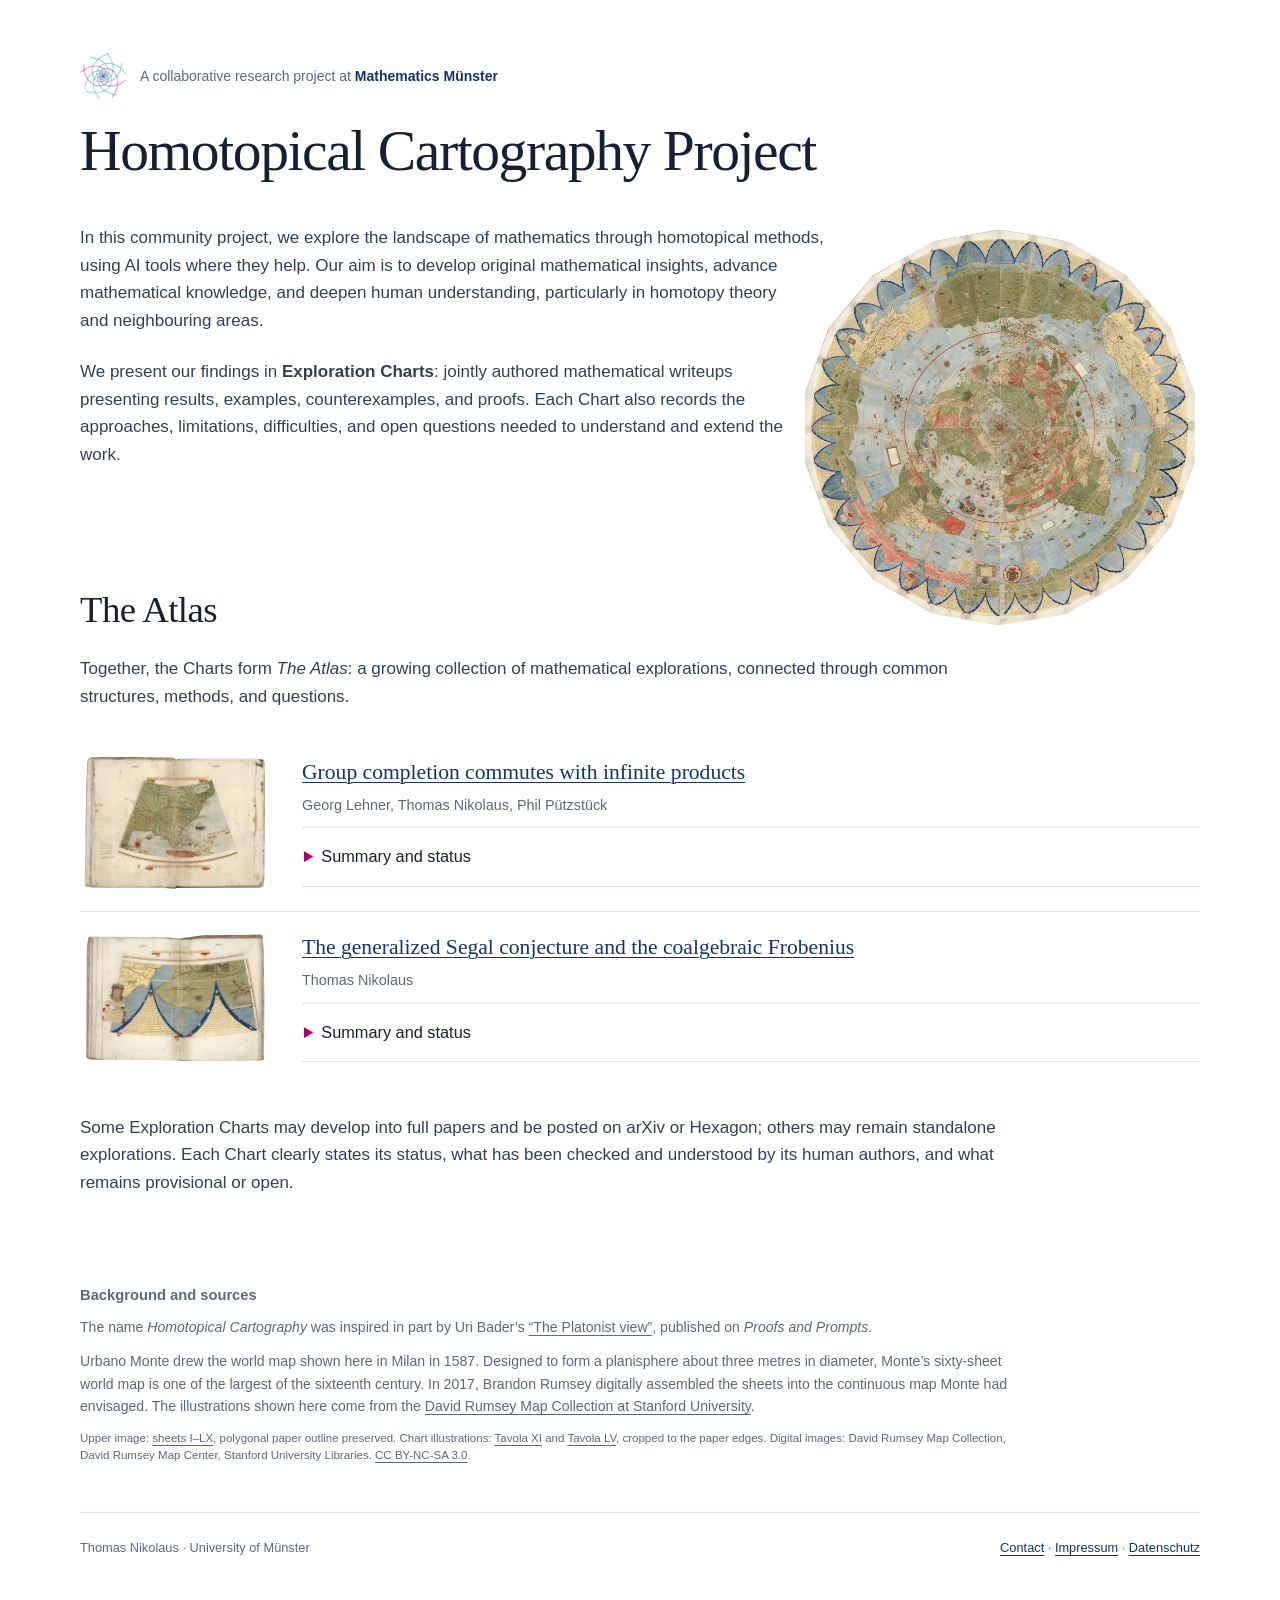
<file: index.html>
<!doctype html>
<html lang="en">
<head>
  <meta charset="utf-8">
  <meta name="viewport" content="width=device-width, initial-scale=1">
  <title>Homotopical Cartography Project — Thomas Nikolaus</title>
  <meta name="description" content="Exploration Charts: jointly authored mathematical writeups of results, examples, and connections developed using homotopical methods and AI tools.">
  <meta name="robots" content="index, follow">
  <link rel="canonical" href="https://thomasnikolaus.de/Cartography/">
  <link rel="icon" href="favicon-mm.png?v=20260823-2" type="image/png" sizes="128x128">
  <link rel="stylesheet" href="Style.css">
  <link rel="stylesheet" href="Cartography.css?v=about-name-map-1">
</head>
<body>
  <a class="skip-link" href="#main">Skip to content</a>
  <main class="cartography" id="main" tabindex="-1">
    <header class="cartography-heading">
      <div class="cartography-affiliation">
        <img src="favicon-mm.png?v=20260823-2" alt="" width="128" height="128" class="mm-symbol" decoding="async">
        <p>A collaborative research project at <span>Mathematics Münster</span></p>
      </div>
      <h1>Homotopical Cartography Project</h1>
    </header>

    <section class="cartography-section chart-catalogue" id="exploration-charts" aria-labelledby="charts-heading">
    <div class="cartography-opening">
      <figure class="atlas-figure artwork-figure">
        <div class="atlas-artwork-window">
          <img src="assets/maps/urbano-monte-world-polygon-768.webp" alt="Urbano Monte's 1587 world map, assembled from sixty sheets, with its polygonal paper outline preserved." width="755" height="768" loading="eager" fetchpriority="high" decoding="async">
        </div>
        <figcaption>Urbano Monte, <em>Composite: Tavola 1–60</em>, 1587. Digital composite by Brandon Rumsey, 2017. Polygonal paper outline preserved.</figcaption>
      </figure>
      <div class="cartography-introduction">
        <p>In this community project, we explore the landscape of mathematics through homotopical methods, using AI tools where they help. Our aim is to develop original mathematical insights, advance mathematical knowledge, and deepen human understanding, particularly in homotopy theory and neighbouring areas.</p>
      </div>
      <div class="atlas-description">
        <p>We present our findings in <strong>Exploration Charts</strong>: jointly authored mathematical writeups presenting results, examples, counterexamples, and proofs. Each Chart also records the approaches, limitations, difficulties, and open questions needed to understand and extend the work.</p>
        <h2 id="charts-heading">The Atlas</h2>
      </div>
    </div>
      <p>Together, the Charts form <em>The Atlas</em>: a growing collection of mathematical explorations, connected through common structures, methods, and questions.</p>

      <div class="chart-overview illustrated-chart-overview">
        <div class="chart-catalogue-entries">
          <!-- To add a chart, copy one article and update its title, PDF, and thumbnail. -->
          <article class="chart-record illustrated-chart-record">
            <div class="chart-record-text">
              <h3><a href="charts/group-completion-commutes-with-infinite-products.pdf">Group completion commutes with infinite products</a></h3>
              <p class="chart-meta">Georg Lehner, Thomas Nikolaus, Phil Pützstück</p>
              <details>
                <summary>Summary and status</summary>
                <p class="chart-meta"><time datetime="2026-11-02">2026-11-02</time> · Exploration Chart</p>
                <p class="chart-abstract">We show that group completion of 𝔼ₙ-monoids commutes with infinite products for n ≥ 2, by reducing the question to a more general theorem about the infinite-product-preservation of the realization functor on a suitable class of simplicial 𝔼₁-monoids. We also provide an alternative shorter argument specifically for the case of 𝔼∞-monoids, which uses the known fact that K-theory of additive ∞-categories commutes with infinite products.</p>
                <p class="chart-human-review">The main arguments have originally been generated through the use of generative AI, and then checked and simplified by the three authors. Building on this chart, we plan to write a fully-fledged article, that streamlines these arguments, makes them more conceptual, and presents them in a more reader-friendly form.</p>
              </details>
            </div>
            <a class="chart-thumbnail chart-thumbnail--sheet-11" href="charts/group-completion-commutes-with-infinite-products.pdf" aria-label="Open PDF: Group completion commutes with infinite products">
              <img src="assets/maps/monte/karte-11.webp" alt="" width="400" height="296" loading="lazy" decoding="async">
            </a>
          </article>
          <article class="chart-record illustrated-chart-record">
            <div class="chart-record-text">
              <h3><a href="charts/norm-segal.pdf?v=20261124-13190a4">The generalized Segal conjecture and the coalgebraic Frobenius</a></h3>
              <p class="chart-meta">Thomas Nikolaus</p>
              <details>
                <summary>Summary and status</summary>
                <p class="chart-meta"><time datetime="2026-11-24">2026-11-24</time> · Manuscript</p>
                <p class="chart-abstract">We prove a generalized Segal conjecture for bounded-below spectra, extending work of Bergsaker and Rognes and removing finiteness assumptions. As an application, we refine the coalgebraic Frobenius to an oriented circle action on bounded-below, p-complete E∞-coalgebras.</p>
                <p class="chart-human-review">These conjectures were originally intended for joint exploration in the seminar. While preparing the discussion, the author found the essential ingredients for their proofs in the work of Bergsaker–Rognes and Yuan, respectively, and developed the arguments presented here.</p>
              </details>
            </div>
            <a class="chart-thumbnail chart-thumbnail--sheet-55" href="charts/norm-segal.pdf?v=20261124-13190a4" aria-label="Open PDF: The generalized Segal conjecture and the coalgebraic Frobenius">
              <img src="assets/maps/monte/karte-55.webp" alt="" width="400" height="286" loading="lazy" decoding="async">
            </a>
          </article>
        </div>
      </div>

      <div class="cartography-explanation">
        <p>Some Exploration Charts may develop into full papers and be posted on arXiv or Hexagon; others may remain standalone explorations. Each Chart clearly states its status, what has been checked and understood by its human authors, and what remains provisional or open.</p>
      </div>

    </section>
    <aside class="map-note" aria-labelledby="map-note-heading">
      <h2 id="map-note-heading">Background and sources</h2>
      <p>The name <em>Homotopical Cartography</em> was inspired in part by Uri Bader’s <a href="https://proofsandprompts.com/2026/09/13/the-platonist-view/">“The Platonist view”</a>, published on <em>Proofs and Prompts</em>.</p>
      <p>Urbano Monte drew the world map shown here in Milan in 1587. Designed to form a planisphere about three metres in diameter, Monte’s sixty-sheet world map is one of the largest of the sixteenth century. In 2017, Brandon Rumsey digitally assembled the sheets into the continuous map Monte had envisaged. The illustrations shown here come from the <a href="https://www.davidrumsey.com/blog/2017/11/26/largest-early-world-map-monte-s-10-ft-planisphere-of-1587">David Rumsey Map Collection at Stanford University</a>.</p>
      <p class="artwork-credit">Upper image: <a href="https://www.davidrumsey.com/luna/servlet/detail/RUMSEY~8~1~303644~90074313:Composite--Tavola-1-60---Map-of-the">sheets I–LX</a>, polygonal paper outline preserved. Chart illustrations: <a href="https://www.davidrumsey.com/luna/servlet/s/i4z334">Tavola XI</a> and <a href="https://www.davidrumsey.com/luna/servlet/s/j33jko">Tavola LV</a>, cropped to the paper edges. Digital images: David Rumsey Map Collection, David Rumsey Map Center, Stanford University Libraries. <a href="https://creativecommons.org/licenses/by-nc-sa/3.0/">CC BY-NC-SA 3.0</a>.</p>
    </aside>
  </main>

  <footer class="cartography-footer">
    <span>Thomas Nikolaus · University of Münster</span>
    <span><a href="https://thomasnikolaus.de/contact.html">Contact</a> · <a href="https://thomasnikolaus.de/impressum.html">Impressum</a> · <a href="https://thomasnikolaus.de/datenschutz.html">Datenschutz</a></span>
  </footer>
</body>
</html>
</file>
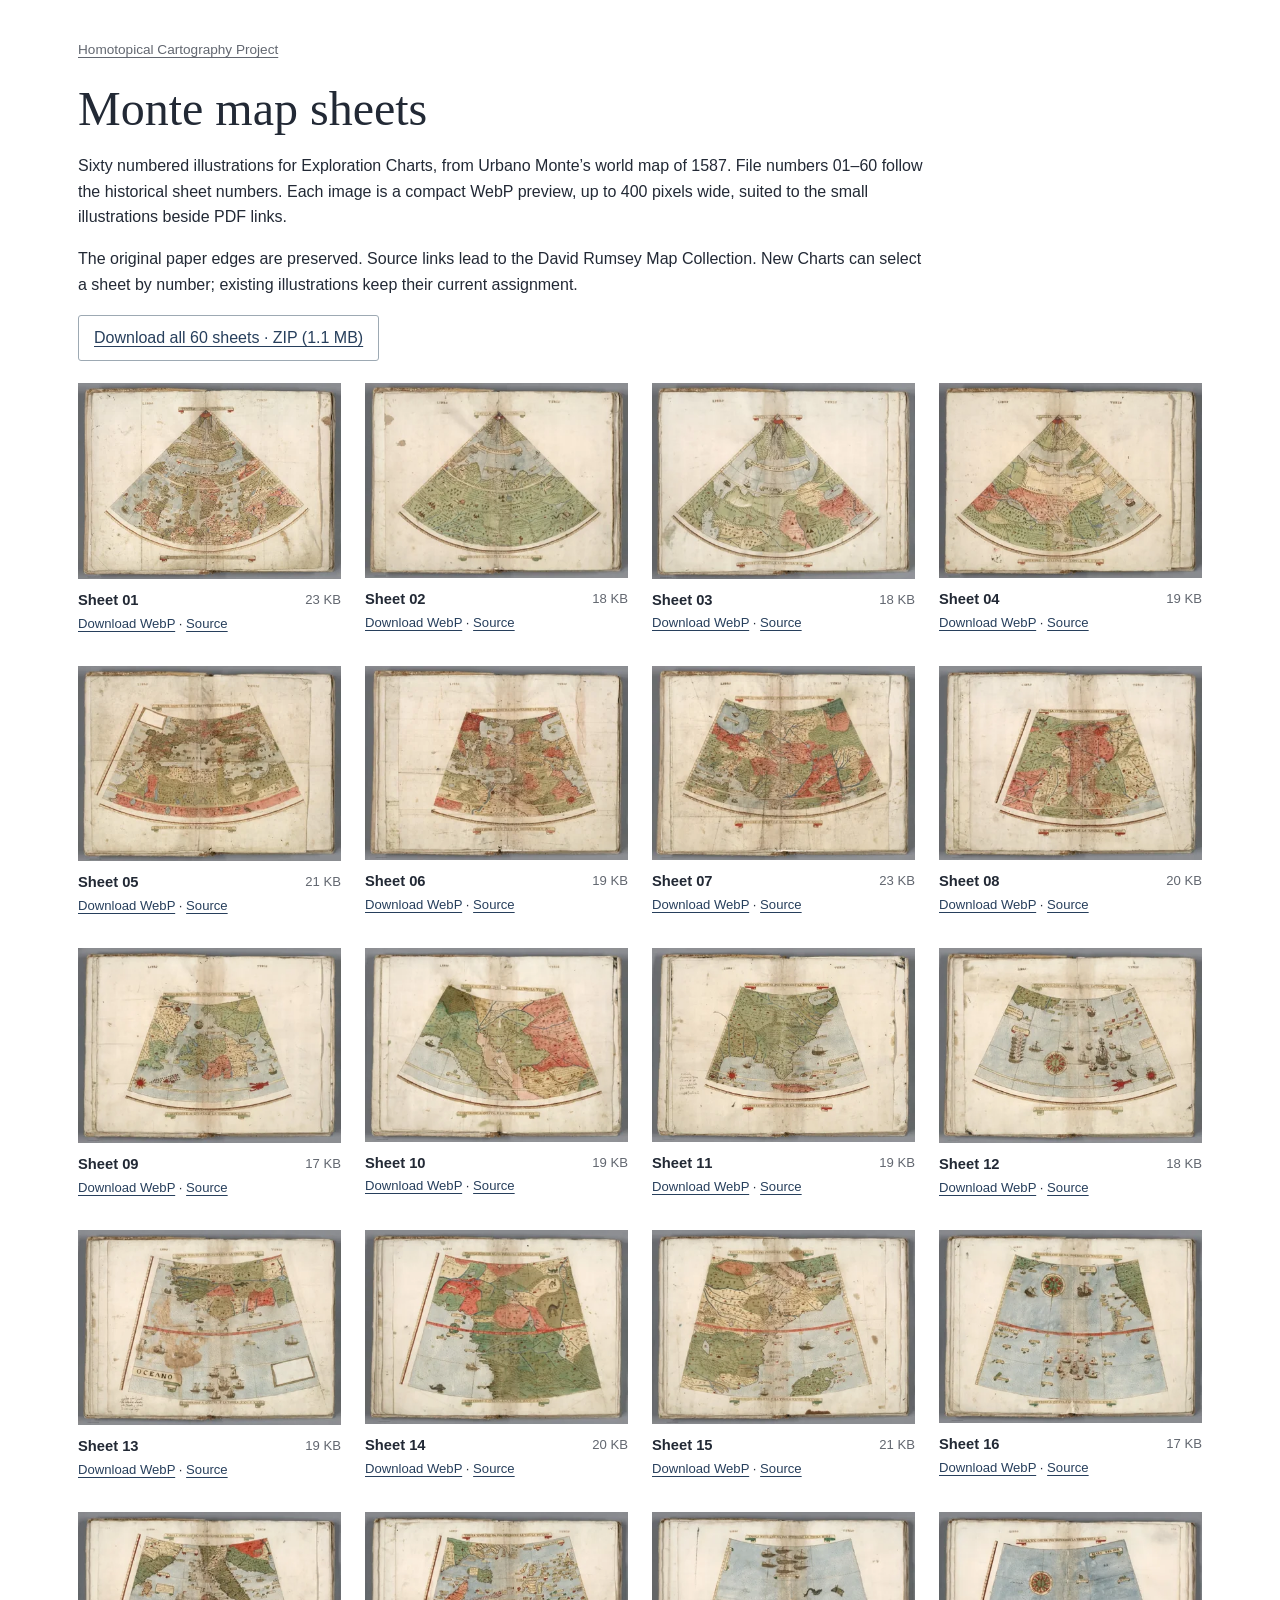
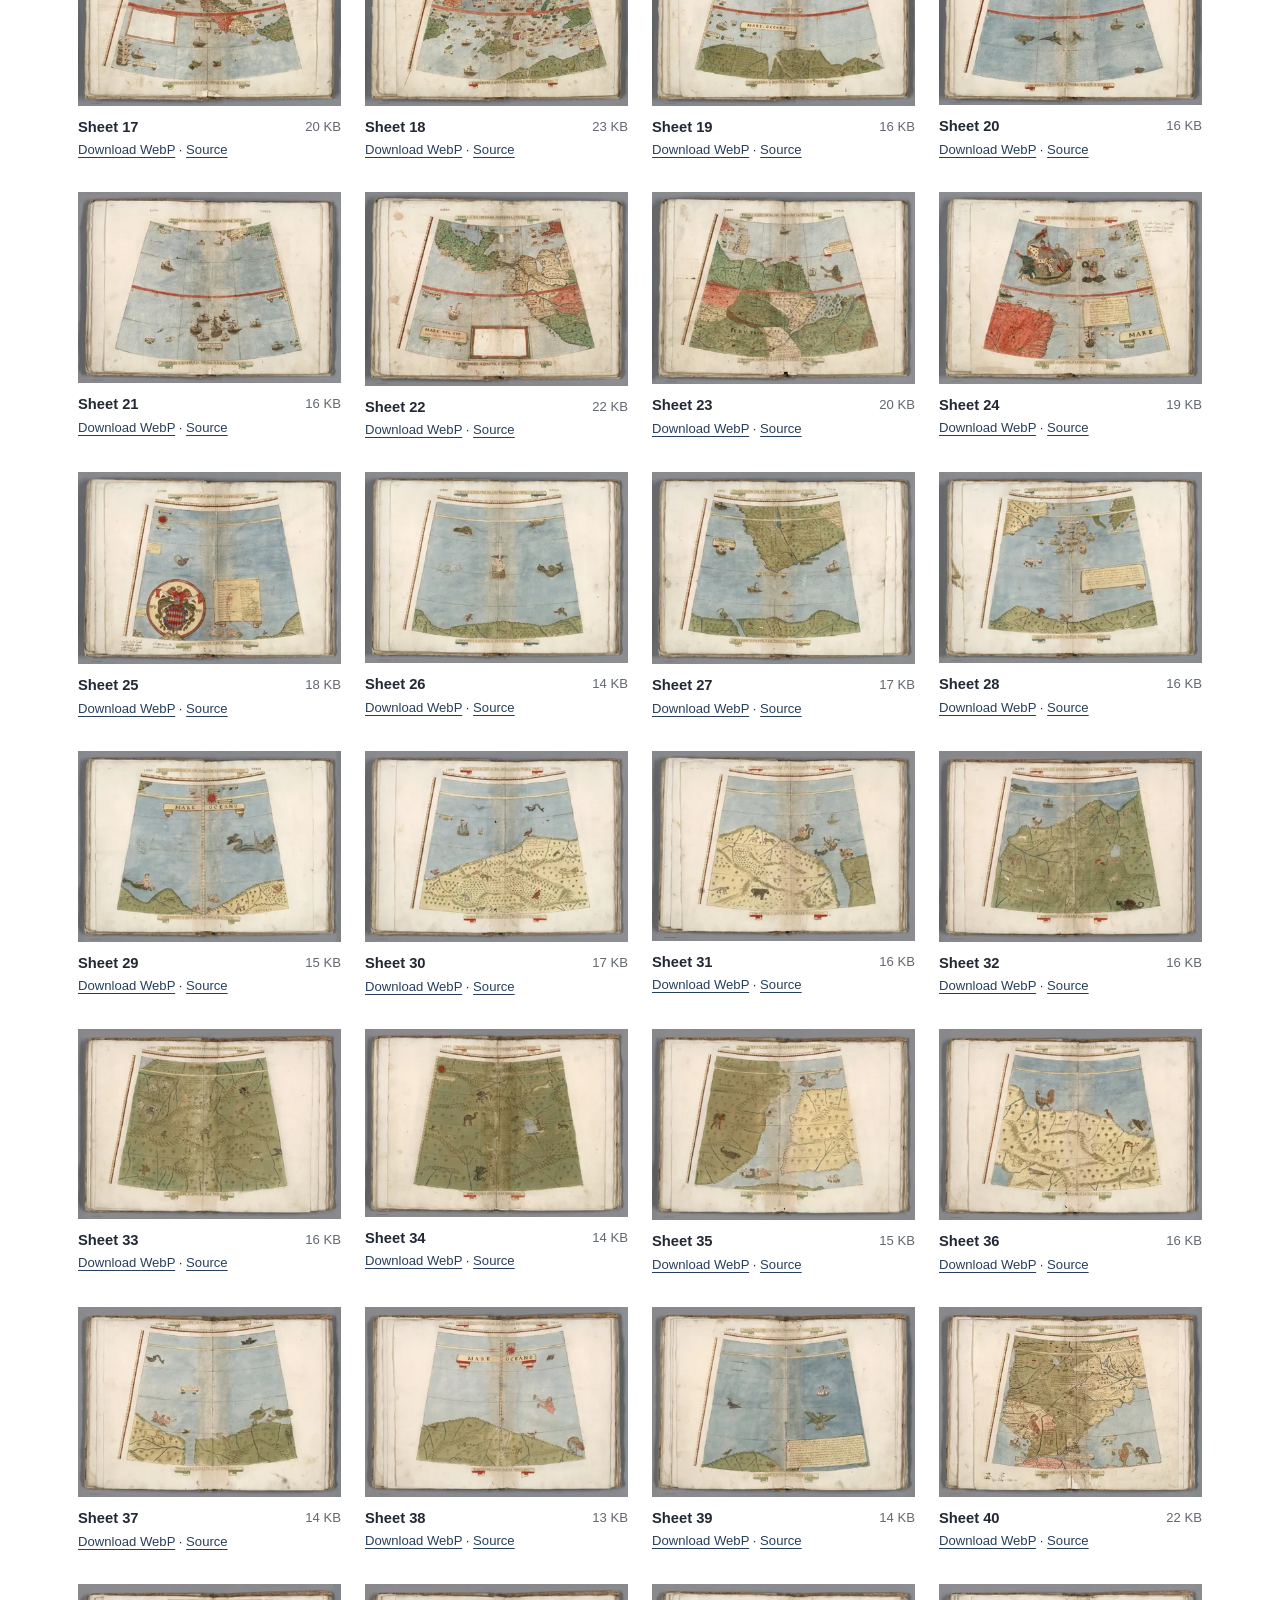
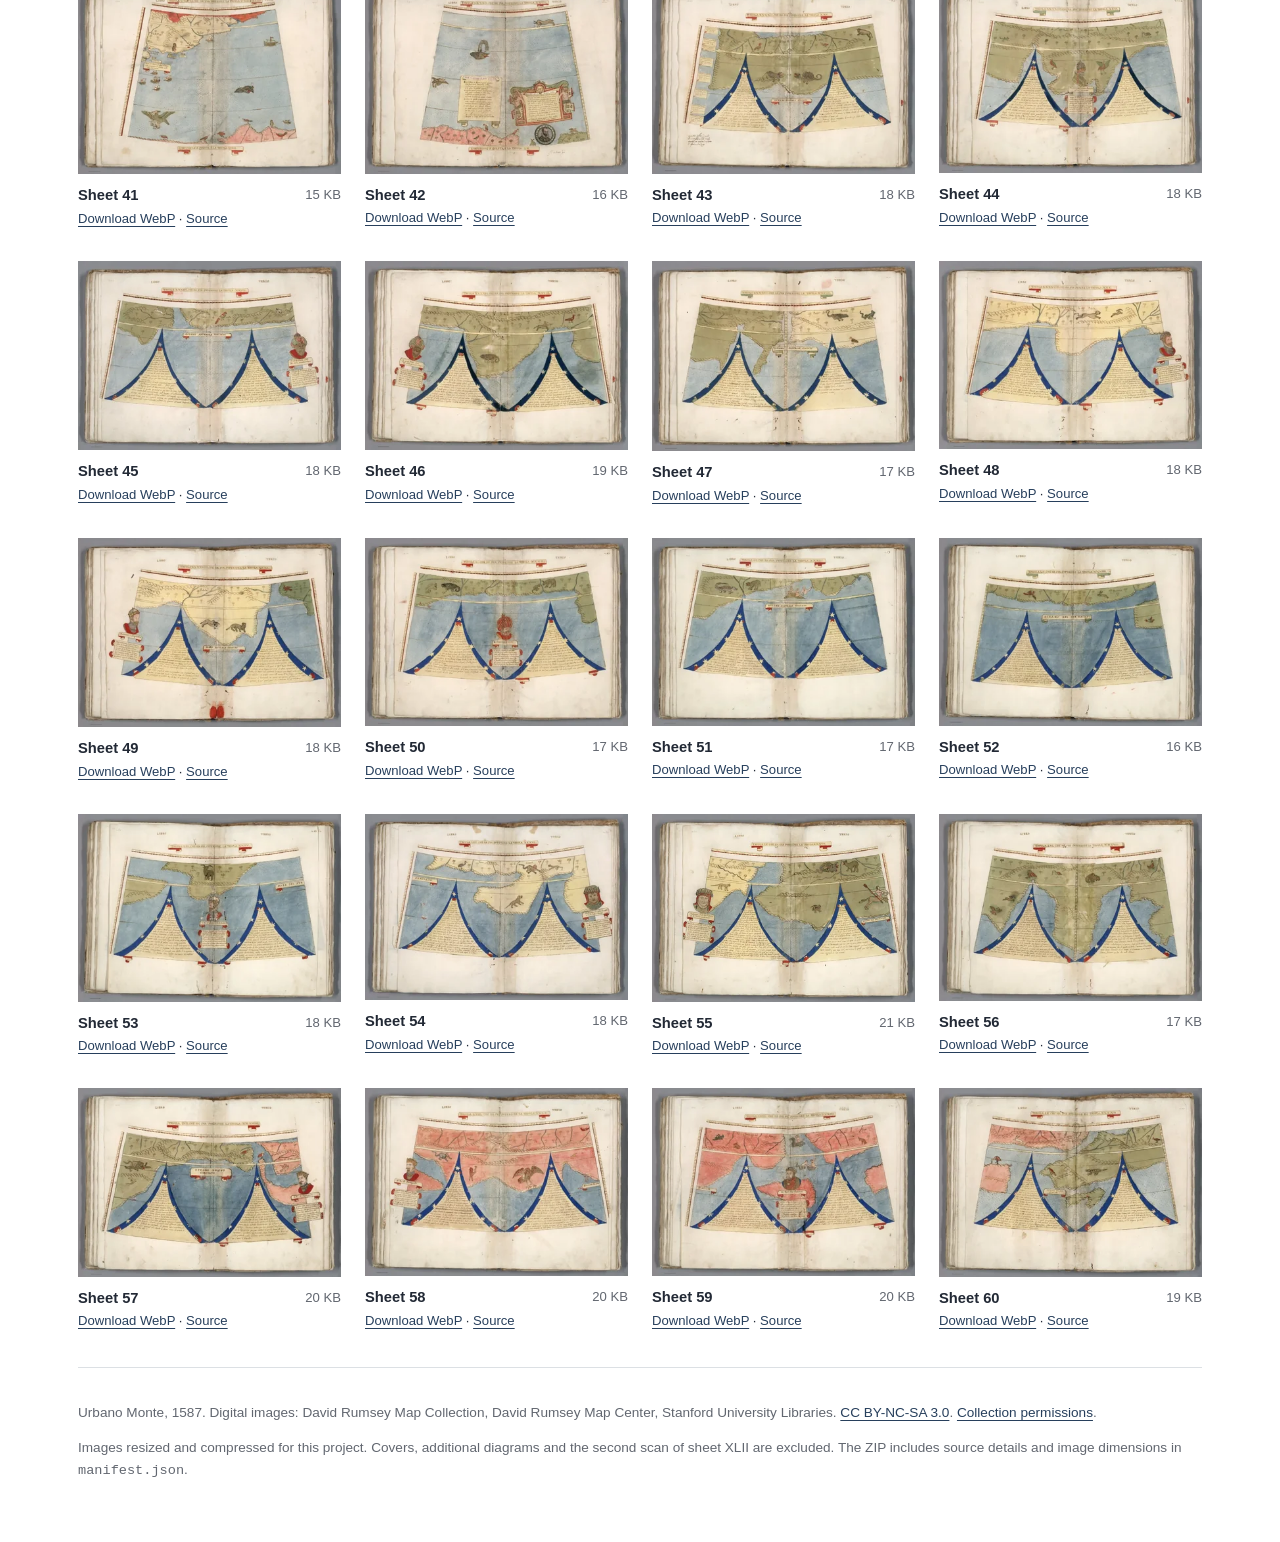
<file: assets/maps/monte/index.html>
<!doctype html>
<html lang="en">
<head>
<meta charset="utf-8">
<meta name="viewport" content="width=device-width, initial-scale=1">
<meta name="robots" content="noindex, nofollow">
<title>Monte map sheets · Homotopical Cartography</title>
<style>
:root { color-scheme: light; }
* { box-sizing: border-box; }
body { max-width: 1180px; margin: 0 auto; padding: 36px 28px 48px; color: #222935; background: #fff; font: 16px/1.6 Arial, Helvetica, sans-serif; }
a { color: #273f5c; text-underline-offset: 3px; }
h1 { margin: 18px 0 12px; font: 500 clamp(2rem, 5vw, 3rem)/1.2 Georgia, serif; }
header > p { max-width: 850px; }
.project-link, .credit { color: #626770; font-size: .85rem; }
.download { display: inline-block; padding: 9px 15px; border: 1px solid #9da9b3; border-radius: 3px; margin: 2px 0 22px; }
.sheets { display: grid; grid-template-columns: repeat(4, minmax(0, 1fr)); gap: 32px 24px; }
figure { margin: 0; min-width: 0; scroll-margin-top: 20px; }
.image-link { display: block; }
img { display: block; width: 100%; height: auto; }
figcaption { padding: 10px 0 0; font-size: .82rem; }
figcaption strong { font-size: .92rem; }
figcaption span { float: right; color: #626770; }
footer { border-top: 1px solid #dce0e4; margin-top: 36px; padding-top: 20px; }
a:focus-visible { outline: 2px solid #2079a5; outline-offset: 4px; }
@media (max-width: 800px) { .sheets { grid-template-columns: repeat(3, minmax(0, 1fr)); } }
@media (max-width: 600px) { body { padding: 24px 18px; } .sheets { grid-template-columns: repeat(2, minmax(0, 1fr)); gap: 24px 16px; } }
</style>
</head>
<body>
<header>
<a class="project-link" href="../../../">Homotopical Cartography Project</a>
<h1>Monte map sheets</h1>
<p>Sixty numbered illustrations for Exploration Charts, from Urbano Monte’s world map of 1587. File numbers 01–60 follow the historical sheet numbers. Each image is a compact WebP preview, up to 400 pixels wide, suited to the small illustrations beside PDF links.</p>
<p>The original paper edges are preserved. Source links lead to the David Rumsey Map Collection. New Charts can select a sheet by number; existing illustrations keep their current assignment.</p>
<a class="download" href="monte-karten.zip" download>Download all 60 sheets · ZIP (1.1 MB)</a>
</header>
<main class="sheets" aria-label="Sheets 01 to 60">
<figure id="karte-01">
  <a class="image-link" href="karte-01.webp" aria-label="Open sheet 01"><img src="karte-01.webp" alt="Urbano Monte’s world map, sheet 01." width="400" height="299" loading="lazy" decoding="async"></a>
  <figcaption><strong>Sheet 01</strong> <span>23 KB</span><br><a href="karte-01.webp" download>Download WebP</a> · <a href="https://www.davidrumsey.com/luna/servlet/s/36in96">Source</a></figcaption>
</figure>
<figure id="karte-02">
  <a class="image-link" href="karte-02.webp" aria-label="Open sheet 02"><img src="karte-02.webp" alt="Urbano Monte’s world map, sheet 02." width="400" height="297" loading="lazy" decoding="async"></a>
  <figcaption><strong>Sheet 02</strong> <span>18 KB</span><br><a href="karte-02.webp" download>Download WebP</a> · <a href="https://www.davidrumsey.com/luna/servlet/s/nt96uq">Source</a></figcaption>
</figure>
<figure id="karte-03">
  <a class="image-link" href="karte-03.webp" aria-label="Open sheet 03"><img src="karte-03.webp" alt="Urbano Monte’s world map, sheet 03." width="400" height="298" loading="lazy" decoding="async"></a>
  <figcaption><strong>Sheet 03</strong> <span>18 KB</span><br><a href="karte-03.webp" download>Download WebP</a> · <a href="https://www.davidrumsey.com/luna/servlet/s/641jl7">Source</a></figcaption>
</figure>
<figure id="karte-04">
  <a class="image-link" href="karte-04.webp" aria-label="Open sheet 04"><img src="karte-04.webp" alt="Urbano Monte’s world map, sheet 04." width="400" height="297" loading="lazy" decoding="async"></a>
  <figcaption><strong>Sheet 04</strong> <span>19 KB</span><br><a href="karte-04.webp" download>Download WebP</a> · <a href="https://www.davidrumsey.com/luna/servlet/s/19i1z4">Source</a></figcaption>
</figure>
<figure id="karte-05">
  <a class="image-link" href="karte-05.webp" aria-label="Open sheet 05"><img src="karte-05.webp" alt="Urbano Monte’s world map, sheet 05." width="400" height="297" loading="lazy" decoding="async"></a>
  <figcaption><strong>Sheet 05</strong> <span>21 KB</span><br><a href="karte-05.webp" download>Download WebP</a> · <a href="https://www.davidrumsey.com/luna/servlet/s/fx2297">Source</a></figcaption>
</figure>
<figure id="karte-06">
  <a class="image-link" href="karte-06.webp" aria-label="Open sheet 06"><img src="karte-06.webp" alt="Urbano Monte’s world map, sheet 06." width="400" height="296" loading="lazy" decoding="async"></a>
  <figcaption><strong>Sheet 06</strong> <span>19 KB</span><br><a href="karte-06.webp" download>Download WebP</a> · <a href="https://www.davidrumsey.com/luna/servlet/s/9hhufl">Source</a></figcaption>
</figure>
<figure id="karte-07">
  <a class="image-link" href="karte-07.webp" aria-label="Open sheet 07"><img src="karte-07.webp" alt="Urbano Monte’s world map, sheet 07." width="400" height="296" loading="lazy" decoding="async"></a>
  <figcaption><strong>Sheet 07</strong> <span>23 KB</span><br><a href="karte-07.webp" download>Download WebP</a> · <a href="https://www.davidrumsey.com/luna/servlet/s/f44h84">Source</a></figcaption>
</figure>
<figure id="karte-08">
  <a class="image-link" href="karte-08.webp" aria-label="Open sheet 08"><img src="karte-08.webp" alt="Urbano Monte’s world map, sheet 08." width="400" height="296" loading="lazy" decoding="async"></a>
  <figcaption><strong>Sheet 08</strong> <span>20 KB</span><br><a href="karte-08.webp" download>Download WebP</a> · <a href="https://www.davidrumsey.com/luna/servlet/s/s2eitz">Source</a></figcaption>
</figure>
<figure id="karte-09">
  <a class="image-link" href="karte-09.webp" aria-label="Open sheet 09"><img src="karte-09.webp" alt="Urbano Monte’s world map, sheet 09." width="400" height="297" loading="lazy" decoding="async"></a>
  <figcaption><strong>Sheet 09</strong> <span>17 KB</span><br><a href="karte-09.webp" download>Download WebP</a> · <a href="https://www.davidrumsey.com/luna/servlet/s/1762i8">Source</a></figcaption>
</figure>
<figure id="karte-10">
  <a class="image-link" href="karte-10.webp" aria-label="Open sheet 10"><img src="karte-10.webp" alt="Urbano Monte’s world map, sheet 10." width="400" height="295" loading="lazy" decoding="async"></a>
  <figcaption><strong>Sheet 10</strong> <span>19 KB</span><br><a href="karte-10.webp" download>Download WebP</a> · <a href="https://www.davidrumsey.com/luna/servlet/s/5s2vi2">Source</a></figcaption>
</figure>
<figure id="karte-11">
  <a class="image-link" href="karte-11.webp" aria-label="Open sheet 11"><img src="karte-11.webp" alt="Urbano Monte’s world map, sheet 11." width="400" height="296" loading="lazy" decoding="async"></a>
  <figcaption><strong>Sheet 11</strong> <span>19 KB</span><br><a href="karte-11.webp" download>Download WebP</a> · <a href="https://www.davidrumsey.com/luna/servlet/s/i4z334">Source</a></figcaption>
</figure>
<figure id="karte-12">
  <a class="image-link" href="karte-12.webp" aria-label="Open sheet 12"><img src="karte-12.webp" alt="Urbano Monte’s world map, sheet 12." width="400" height="297" loading="lazy" decoding="async"></a>
  <figcaption><strong>Sheet 12</strong> <span>18 KB</span><br><a href="karte-12.webp" download>Download WebP</a> · <a href="https://www.davidrumsey.com/luna/servlet/s/156zh4">Source</a></figcaption>
</figure>
<figure id="karte-13">
  <a class="image-link" href="karte-13.webp" aria-label="Open sheet 13"><img src="karte-13.webp" alt="Urbano Monte’s world map, sheet 13." width="400" height="298" loading="lazy" decoding="async"></a>
  <figcaption><strong>Sheet 13</strong> <span>19 KB</span><br><a href="karte-13.webp" download>Download WebP</a> · <a href="https://www.davidrumsey.com/luna/servlet/s/7e859m">Source</a></figcaption>
</figure>
<figure id="karte-14">
  <a class="image-link" href="karte-14.webp" aria-label="Open sheet 14"><img src="karte-14.webp" alt="Urbano Monte’s world map, sheet 14." width="400" height="296" loading="lazy" decoding="async"></a>
  <figcaption><strong>Sheet 14</strong> <span>20 KB</span><br><a href="karte-14.webp" download>Download WebP</a> · <a href="https://www.davidrumsey.com/luna/servlet/s/667fcq">Source</a></figcaption>
</figure>
<figure id="karte-15">
  <a class="image-link" href="karte-15.webp" aria-label="Open sheet 15"><img src="karte-15.webp" alt="Urbano Monte’s world map, sheet 15." width="400" height="296" loading="lazy" decoding="async"></a>
  <figcaption><strong>Sheet 15</strong> <span>21 KB</span><br><a href="karte-15.webp" download>Download WebP</a> · <a href="https://www.davidrumsey.com/luna/servlet/s/o9j9r5">Source</a></figcaption>
</figure>
<figure id="karte-16">
  <a class="image-link" href="karte-16.webp" aria-label="Open sheet 16"><img src="karte-16.webp" alt="Urbano Monte’s world map, sheet 16." width="400" height="295" loading="lazy" decoding="async"></a>
  <figcaption><strong>Sheet 16</strong> <span>17 KB</span><br><a href="karte-16.webp" download>Download WebP</a> · <a href="https://www.davidrumsey.com/luna/servlet/s/mdd0jb">Source</a></figcaption>
</figure>
<figure id="karte-17">
  <a class="image-link" href="karte-17.webp" aria-label="Open sheet 17"><img src="karte-17.webp" alt="Urbano Monte’s world map, sheet 17." width="400" height="295" loading="lazy" decoding="async"></a>
  <figcaption><strong>Sheet 17</strong> <span>20 KB</span><br><a href="karte-17.webp" download>Download WebP</a> · <a href="https://www.davidrumsey.com/luna/servlet/s/zp9uqa">Source</a></figcaption>
</figure>
<figure id="karte-18">
  <a class="image-link" href="karte-18.webp" aria-label="Open sheet 18"><img src="karte-18.webp" alt="Urbano Monte’s world map, sheet 18." width="400" height="295" loading="lazy" decoding="async"></a>
  <figcaption><strong>Sheet 18</strong> <span>23 KB</span><br><a href="karte-18.webp" download>Download WebP</a> · <a href="https://www.davidrumsey.com/luna/servlet/s/6j369b">Source</a></figcaption>
</figure>
<figure id="karte-19">
  <a class="image-link" href="karte-19.webp" aria-label="Open sheet 19"><img src="karte-19.webp" alt="Urbano Monte’s world map, sheet 19." width="400" height="295" loading="lazy" decoding="async"></a>
  <figcaption><strong>Sheet 19</strong> <span>16 KB</span><br><a href="karte-19.webp" download>Download WebP</a> · <a href="https://www.davidrumsey.com/luna/servlet/s/o7s5q0">Source</a></figcaption>
</figure>
<figure id="karte-20">
  <a class="image-link" href="karte-20.webp" aria-label="Open sheet 20"><img src="karte-20.webp" alt="Urbano Monte’s world map, sheet 20." width="400" height="294" loading="lazy" decoding="async"></a>
  <figcaption><strong>Sheet 20</strong> <span>16 KB</span><br><a href="karte-20.webp" download>Download WebP</a> · <a href="https://www.davidrumsey.com/luna/servlet/s/tzxr9m">Source</a></figcaption>
</figure>
<figure id="karte-21">
  <a class="image-link" href="karte-21.webp" aria-label="Open sheet 21"><img src="karte-21.webp" alt="Urbano Monte’s world map, sheet 21." width="400" height="290" loading="lazy" decoding="async"></a>
  <figcaption><strong>Sheet 21</strong> <span>16 KB</span><br><a href="karte-21.webp" download>Download WebP</a> · <a href="https://www.davidrumsey.com/luna/servlet/s/4p3z73">Source</a></figcaption>
</figure>
<figure id="karte-22">
  <a class="image-link" href="karte-22.webp" aria-label="Open sheet 22"><img src="karte-22.webp" alt="Urbano Monte’s world map, sheet 22." width="400" height="294" loading="lazy" decoding="async"></a>
  <figcaption><strong>Sheet 22</strong> <span>22 KB</span><br><a href="karte-22.webp" download>Download WebP</a> · <a href="https://www.davidrumsey.com/luna/servlet/s/3u3d1t">Source</a></figcaption>
</figure>
<figure id="karte-23">
  <a class="image-link" href="karte-23.webp" aria-label="Open sheet 23"><img src="karte-23.webp" alt="Urbano Monte’s world map, sheet 23." width="400" height="292" loading="lazy" decoding="async"></a>
  <figcaption><strong>Sheet 23</strong> <span>20 KB</span><br><a href="karte-23.webp" download>Download WebP</a> · <a href="https://www.davidrumsey.com/luna/servlet/s/ad14wu">Source</a></figcaption>
</figure>
<figure id="karte-24">
  <a class="image-link" href="karte-24.webp" aria-label="Open sheet 24"><img src="karte-24.webp" alt="Urbano Monte’s world map, sheet 24." width="400" height="291" loading="lazy" decoding="async"></a>
  <figcaption><strong>Sheet 24</strong> <span>19 KB</span><br><a href="karte-24.webp" download>Download WebP</a> · <a href="https://www.davidrumsey.com/luna/servlet/s/420d62">Source</a></figcaption>
</figure>
<figure id="karte-25">
  <a class="image-link" href="karte-25.webp" aria-label="Open sheet 25"><img src="karte-25.webp" alt="Urbano Monte’s world map, sheet 25." width="400" height="292" loading="lazy" decoding="async"></a>
  <figcaption><strong>Sheet 25</strong> <span>18 KB</span><br><a href="karte-25.webp" download>Download WebP</a> · <a href="https://www.davidrumsey.com/luna/servlet/s/d36r0f">Source</a></figcaption>
</figure>
<figure id="karte-26">
  <a class="image-link" href="karte-26.webp" aria-label="Open sheet 26"><img src="karte-26.webp" alt="Urbano Monte’s world map, sheet 26." width="400" height="290" loading="lazy" decoding="async"></a>
  <figcaption><strong>Sheet 26</strong> <span>14 KB</span><br><a href="karte-26.webp" download>Download WebP</a> · <a href="https://www.davidrumsey.com/luna/servlet/s/1r56j7">Source</a></figcaption>
</figure>
<figure id="karte-27">
  <a class="image-link" href="karte-27.webp" aria-label="Open sheet 27"><img src="karte-27.webp" alt="Urbano Monte’s world map, sheet 27." width="400" height="292" loading="lazy" decoding="async"></a>
  <figcaption><strong>Sheet 27</strong> <span>17 KB</span><br><a href="karte-27.webp" download>Download WebP</a> · <a href="https://www.davidrumsey.com/luna/servlet/s/830y5f">Source</a></figcaption>
</figure>
<figure id="karte-28">
  <a class="image-link" href="karte-28.webp" aria-label="Open sheet 28"><img src="karte-28.webp" alt="Urbano Monte’s world map, sheet 28." width="400" height="290" loading="lazy" decoding="async"></a>
  <figcaption><strong>Sheet 28</strong> <span>16 KB</span><br><a href="karte-28.webp" download>Download WebP</a> · <a href="https://www.davidrumsey.com/luna/servlet/s/n27v50">Source</a></figcaption>
</figure>
<figure id="karte-29">
  <a class="image-link" href="karte-29.webp" aria-label="Open sheet 29"><img src="karte-29.webp" alt="Urbano Monte’s world map, sheet 29." width="400" height="290" loading="lazy" decoding="async"></a>
  <figcaption><strong>Sheet 29</strong> <span>15 KB</span><br><a href="karte-29.webp" download>Download WebP</a> · <a href="https://www.davidrumsey.com/luna/servlet/s/t0xroi">Source</a></figcaption>
</figure>
<figure id="karte-30">
  <a class="image-link" href="karte-30.webp" aria-label="Open sheet 30"><img src="karte-30.webp" alt="Urbano Monte’s world map, sheet 30." width="400" height="291" loading="lazy" decoding="async"></a>
  <figcaption><strong>Sheet 30</strong> <span>17 KB</span><br><a href="karte-30.webp" download>Download WebP</a> · <a href="https://www.davidrumsey.com/luna/servlet/s/72kmym">Source</a></figcaption>
</figure>
<figure id="karte-31">
  <a class="image-link" href="karte-31.webp" aria-label="Open sheet 31"><img src="karte-31.webp" alt="Urbano Monte’s world map, sheet 31." width="400" height="289" loading="lazy" decoding="async"></a>
  <figcaption><strong>Sheet 31</strong> <span>16 KB</span><br><a href="karte-31.webp" download>Download WebP</a> · <a href="https://www.davidrumsey.com/luna/servlet/s/335v09">Source</a></figcaption>
</figure>
<figure id="karte-32">
  <a class="image-link" href="karte-32.webp" aria-label="Open sheet 32"><img src="karte-32.webp" alt="Urbano Monte’s world map, sheet 32." width="400" height="290" loading="lazy" decoding="async"></a>
  <figcaption><strong>Sheet 32</strong> <span>16 KB</span><br><a href="karte-32.webp" download>Download WebP</a> · <a href="https://www.davidrumsey.com/luna/servlet/s/0h9mw7">Source</a></figcaption>
</figure>
<figure id="karte-33">
  <a class="image-link" href="karte-33.webp" aria-label="Open sheet 33"><img src="karte-33.webp" alt="Urbano Monte’s world map, sheet 33." width="400" height="289" loading="lazy" decoding="async"></a>
  <figcaption><strong>Sheet 33</strong> <span>16 KB</span><br><a href="karte-33.webp" download>Download WebP</a> · <a href="https://www.davidrumsey.com/luna/servlet/s/hw7l8o">Source</a></figcaption>
</figure>
<figure id="karte-34">
  <a class="image-link" href="karte-34.webp" aria-label="Open sheet 34"><img src="karte-34.webp" alt="Urbano Monte’s world map, sheet 34." width="400" height="286" loading="lazy" decoding="async"></a>
  <figcaption><strong>Sheet 34</strong> <span>14 KB</span><br><a href="karte-34.webp" download>Download WebP</a> · <a href="https://www.davidrumsey.com/luna/servlet/s/3vwfvk">Source</a></figcaption>
</figure>
<figure id="karte-35">
  <a class="image-link" href="karte-35.webp" aria-label="Open sheet 35"><img src="karte-35.webp" alt="Urbano Monte’s world map, sheet 35." width="400" height="291" loading="lazy" decoding="async"></a>
  <figcaption><strong>Sheet 35</strong> <span>15 KB</span><br><a href="karte-35.webp" download>Download WebP</a> · <a href="https://www.davidrumsey.com/luna/servlet/s/0y2t8z">Source</a></figcaption>
</figure>
<figure id="karte-36">
  <a class="image-link" href="karte-36.webp" aria-label="Open sheet 36"><img src="karte-36.webp" alt="Urbano Monte’s world map, sheet 36." width="400" height="291" loading="lazy" decoding="async"></a>
  <figcaption><strong>Sheet 36</strong> <span>16 KB</span><br><a href="karte-36.webp" download>Download WebP</a> · <a href="https://www.davidrumsey.com/luna/servlet/s/33y900">Source</a></figcaption>
</figure>
<figure id="karte-37">
  <a class="image-link" href="karte-37.webp" aria-label="Open sheet 37"><img src="karte-37.webp" alt="Urbano Monte’s world map, sheet 37." width="400" height="290" loading="lazy" decoding="async"></a>
  <figcaption><strong>Sheet 37</strong> <span>14 KB</span><br><a href="karte-37.webp" download>Download WebP</a> · <a href="https://www.davidrumsey.com/luna/servlet/s/1k93iv">Source</a></figcaption>
</figure>
<figure id="karte-38">
  <a class="image-link" href="karte-38.webp" aria-label="Open sheet 38"><img src="karte-38.webp" alt="Urbano Monte’s world map, sheet 38." width="400" height="289" loading="lazy" decoding="async"></a>
  <figcaption><strong>Sheet 38</strong> <span>13 KB</span><br><a href="karte-38.webp" download>Download WebP</a> · <a href="https://www.davidrumsey.com/luna/servlet/s/flqd89">Source</a></figcaption>
</figure>
<figure id="karte-39">
  <a class="image-link" href="karte-39.webp" aria-label="Open sheet 39"><img src="karte-39.webp" alt="Urbano Monte’s world map, sheet 39." width="400" height="289" loading="lazy" decoding="async"></a>
  <figcaption><strong>Sheet 39</strong> <span>14 KB</span><br><a href="karte-39.webp" download>Download WebP</a> · <a href="https://www.davidrumsey.com/luna/servlet/s/mu549u">Source</a></figcaption>
</figure>
<figure id="karte-40">
  <a class="image-link" href="karte-40.webp" aria-label="Open sheet 40"><img src="karte-40.webp" alt="Urbano Monte’s world map, sheet 40." width="400" height="289" loading="lazy" decoding="async"></a>
  <figcaption><strong>Sheet 40</strong> <span>22 KB</span><br><a href="karte-40.webp" download>Download WebP</a> · <a href="https://www.davidrumsey.com/luna/servlet/s/883dbn">Source</a></figcaption>
</figure>
<figure id="karte-41">
  <a class="image-link" href="karte-41.webp" aria-label="Open sheet 41"><img src="karte-41.webp" alt="Urbano Monte’s world map, sheet 41." width="400" height="290" loading="lazy" decoding="async"></a>
  <figcaption><strong>Sheet 41</strong> <span>15 KB</span><br><a href="karte-41.webp" download>Download WebP</a> · <a href="https://www.davidrumsey.com/luna/servlet/s/9704k9">Source</a></figcaption>
</figure>
<figure id="karte-42">
  <a class="image-link" href="karte-42.webp" aria-label="Open sheet 42"><img src="karte-42.webp" alt="Urbano Monte’s world map, sheet 42." width="400" height="289" loading="lazy" decoding="async"></a>
  <figcaption><strong>Sheet 42</strong> <span>16 KB</span><br><a href="karte-42.webp" download>Download WebP</a> · <a href="https://www.davidrumsey.com/luna/servlet/s/65vgt6">Source</a></figcaption>
</figure>
<figure id="karte-43">
  <a class="image-link" href="karte-43.webp" aria-label="Open sheet 43"><img src="karte-43.webp" alt="Urbano Monte’s world map, sheet 43." width="400" height="289" loading="lazy" decoding="async"></a>
  <figcaption><strong>Sheet 43</strong> <span>18 KB</span><br><a href="karte-43.webp" download>Download WebP</a> · <a href="https://www.davidrumsey.com/luna/servlet/s/rq19q1">Source</a></figcaption>
</figure>
<figure id="karte-44">
  <a class="image-link" href="karte-44.webp" aria-label="Open sheet 44"><img src="karte-44.webp" alt="Urbano Monte’s world map, sheet 44." width="400" height="288" loading="lazy" decoding="async"></a>
  <figcaption><strong>Sheet 44</strong> <span>18 KB</span><br><a href="karte-44.webp" download>Download WebP</a> · <a href="https://www.davidrumsey.com/luna/servlet/s/m4yz3r">Source</a></figcaption>
</figure>
<figure id="karte-45">
  <a class="image-link" href="karte-45.webp" aria-label="Open sheet 45"><img src="karte-45.webp" alt="Urbano Monte’s world map, sheet 45." width="400" height="288" loading="lazy" decoding="async"></a>
  <figcaption><strong>Sheet 45</strong> <span>18 KB</span><br><a href="karte-45.webp" download>Download WebP</a> · <a href="https://www.davidrumsey.com/luna/servlet/s/6zuxmm">Source</a></figcaption>
</figure>
<figure id="karte-46">
  <a class="image-link" href="karte-46.webp" aria-label="Open sheet 46"><img src="karte-46.webp" alt="Urbano Monte’s world map, sheet 46." width="400" height="288" loading="lazy" decoding="async"></a>
  <figcaption><strong>Sheet 46</strong> <span>19 KB</span><br><a href="karte-46.webp" download>Download WebP</a> · <a href="https://www.davidrumsey.com/luna/servlet/s/8rd59z">Source</a></figcaption>
</figure>
<figure id="karte-47">
  <a class="image-link" href="karte-47.webp" aria-label="Open sheet 47"><img src="karte-47.webp" alt="Urbano Monte’s world map, sheet 47." width="400" height="289" loading="lazy" decoding="async"></a>
  <figcaption><strong>Sheet 47</strong> <span>17 KB</span><br><a href="karte-47.webp" download>Download WebP</a> · <a href="https://www.davidrumsey.com/luna/servlet/s/s9ot4b">Source</a></figcaption>
</figure>
<figure id="karte-48">
  <a class="image-link" href="karte-48.webp" aria-label="Open sheet 48"><img src="karte-48.webp" alt="Urbano Monte’s world map, sheet 48." width="400" height="286" loading="lazy" decoding="async"></a>
  <figcaption><strong>Sheet 48</strong> <span>18 KB</span><br><a href="karte-48.webp" download>Download WebP</a> · <a href="https://www.davidrumsey.com/luna/servlet/s/l2df39">Source</a></figcaption>
</figure>
<figure id="karte-49">
  <a class="image-link" href="karte-49.webp" aria-label="Open sheet 49"><img src="karte-49.webp" alt="Urbano Monte’s world map, sheet 49." width="400" height="288" loading="lazy" decoding="async"></a>
  <figcaption><strong>Sheet 49</strong> <span>18 KB</span><br><a href="karte-49.webp" download>Download WebP</a> · <a href="https://www.davidrumsey.com/luna/servlet/s/soai14">Source</a></figcaption>
</figure>
<figure id="karte-50">
  <a class="image-link" href="karte-50.webp" aria-label="Open sheet 50"><img src="karte-50.webp" alt="Urbano Monte’s world map, sheet 50." width="400" height="287" loading="lazy" decoding="async"></a>
  <figcaption><strong>Sheet 50</strong> <span>17 KB</span><br><a href="karte-50.webp" download>Download WebP</a> · <a href="https://www.davidrumsey.com/luna/servlet/s/qdv6ip">Source</a></figcaption>
</figure>
<figure id="karte-51">
  <a class="image-link" href="karte-51.webp" aria-label="Open sheet 51"><img src="karte-51.webp" alt="Urbano Monte’s world map, sheet 51." width="400" height="286" loading="lazy" decoding="async"></a>
  <figcaption><strong>Sheet 51</strong> <span>17 KB</span><br><a href="karte-51.webp" download>Download WebP</a> · <a href="https://www.davidrumsey.com/luna/servlet/s/2gf6p7">Source</a></figcaption>
</figure>
<figure id="karte-52">
  <a class="image-link" href="karte-52.webp" aria-label="Open sheet 52"><img src="karte-52.webp" alt="Urbano Monte’s world map, sheet 52." width="400" height="286" loading="lazy" decoding="async"></a>
  <figcaption><strong>Sheet 52</strong> <span>16 KB</span><br><a href="karte-52.webp" download>Download WebP</a> · <a href="https://www.davidrumsey.com/luna/servlet/s/jngwgm">Source</a></figcaption>
</figure>
<figure id="karte-53">
  <a class="image-link" href="karte-53.webp" aria-label="Open sheet 53"><img src="karte-53.webp" alt="Urbano Monte’s world map, sheet 53." width="400" height="286" loading="lazy" decoding="async"></a>
  <figcaption><strong>Sheet 53</strong> <span>18 KB</span><br><a href="karte-53.webp" download>Download WebP</a> · <a href="https://www.davidrumsey.com/luna/servlet/s/71pf5a">Source</a></figcaption>
</figure>
<figure id="karte-54">
  <a class="image-link" href="karte-54.webp" aria-label="Open sheet 54"><img src="karte-54.webp" alt="Urbano Monte’s world map, sheet 54." width="400" height="284" loading="lazy" decoding="async"></a>
  <figcaption><strong>Sheet 54</strong> <span>18 KB</span><br><a href="karte-54.webp" download>Download WebP</a> · <a href="https://www.davidrumsey.com/luna/servlet/s/3nyqvn">Source</a></figcaption>
</figure>
<figure id="karte-55">
  <a class="image-link" href="karte-55.webp" aria-label="Open sheet 55"><img src="karte-55.webp" alt="Urbano Monte’s world map, sheet 55." width="400" height="286" loading="lazy" decoding="async"></a>
  <figcaption><strong>Sheet 55</strong> <span>21 KB</span><br><a href="karte-55.webp" download>Download WebP</a> · <a href="https://www.davidrumsey.com/luna/servlet/s/j33jko">Source</a></figcaption>
</figure>
<figure id="karte-56">
  <a class="image-link" href="karte-56.webp" aria-label="Open sheet 56"><img src="karte-56.webp" alt="Urbano Monte’s world map, sheet 56." width="400" height="285" loading="lazy" decoding="async"></a>
  <figcaption><strong>Sheet 56</strong> <span>17 KB</span><br><a href="karte-56.webp" download>Download WebP</a> · <a href="https://www.davidrumsey.com/luna/servlet/s/462xg2">Source</a></figcaption>
</figure>
<figure id="karte-57">
  <a class="image-link" href="karte-57.webp" aria-label="Open sheet 57"><img src="karte-57.webp" alt="Urbano Monte’s world map, sheet 57." width="400" height="287" loading="lazy" decoding="async"></a>
  <figcaption><strong>Sheet 57</strong> <span>20 KB</span><br><a href="karte-57.webp" download>Download WebP</a> · <a href="https://www.davidrumsey.com/luna/servlet/s/ng5j00">Source</a></figcaption>
</figure>
<figure id="karte-58">
  <a class="image-link" href="karte-58.webp" aria-label="Open sheet 58"><img src="karte-58.webp" alt="Urbano Monte’s world map, sheet 58." width="400" height="286" loading="lazy" decoding="async"></a>
  <figcaption><strong>Sheet 58</strong> <span>20 KB</span><br><a href="karte-58.webp" download>Download WebP</a> · <a href="https://www.davidrumsey.com/luna/servlet/s/ftd5tp">Source</a></figcaption>
</figure>
<figure id="karte-59">
  <a class="image-link" href="karte-59.webp" aria-label="Open sheet 59"><img src="karte-59.webp" alt="Urbano Monte’s world map, sheet 59." width="400" height="286" loading="lazy" decoding="async"></a>
  <figcaption><strong>Sheet 59</strong> <span>20 KB</span><br><a href="karte-59.webp" download>Download WebP</a> · <a href="https://www.davidrumsey.com/luna/servlet/s/k43g2l">Source</a></figcaption>
</figure>
<figure id="karte-60">
  <a class="image-link" href="karte-60.webp" aria-label="Open sheet 60"><img src="karte-60.webp" alt="Urbano Monte’s world map, sheet 60." width="400" height="287" loading="lazy" decoding="async"></a>
  <figcaption><strong>Sheet 60</strong> <span>19 KB</span><br><a href="karte-60.webp" download>Download WebP</a> · <a href="https://www.davidrumsey.com/luna/servlet/s/o510r1">Source</a></figcaption>
</figure>
</main>
<footer class="credit">
<p>Urbano Monte, 1587. Digital images: David Rumsey Map Collection, David Rumsey Map Center, Stanford University Libraries. <a href="https://creativecommons.org/licenses/by-nc-sa/3.0/">CC BY-NC-SA 3.0</a>. <a href="https://www.davidrumsey.com/about/copyright-and-permissions">Collection permissions</a>.</p>
<p>Images resized and compressed for this project. Covers, additional diagrams and the second scan of sheet XLII are excluded. The ZIP includes source details and image dimensions in <code>manifest.json</code>.</p>
</footer>
</body>
</html>
</file>
<file: Style.css>
:root{--ink:#172033;--muted:#5e6878;--line:#dfe4eb;--soft:#f6f8fb;--white:#fff;--accent:#b00067;--accent2:#25a8b7;--navy:#163467;--max:1120px}*{box-sizing:border-box}html{scroll-behavior:smooth}body{margin:0 auto;padding:0 20px 70px;color:var(--ink);background:var(--white);font:17px/1.62 Arial,Helvetica,sans-serif;max-width:calc(var(--max) + 40px)}a{color:var(--navy);text-decoration-thickness:1px;text-underline-offset:3px}.site-header{height:72px;display:flex;align-items:center;justify-content:space-between;width:100%;margin:0;border-bottom:1px solid var(--line)}.wordmark{font:600 1.15rem Georgia,serif;text-decoration:none;color:var(--navy)}.site-header nav{display:flex;gap:26px;font-size:.79rem;text-transform:uppercase;letter-spacing:.08em}.site-header nav a{text-decoration:none;color:#354052}.site-header nav a:hover,.site-header nav a.active{color:var(--accent)}.navbar{min-height:72px;margin:0;padding:0;display:flex;align-items:center;justify-content:flex-start;gap:18px;list-style:none;border-bottom:1px solid var(--line);font-size:.76rem;text-transform:uppercase;letter-spacing:.07em;white-space:nowrap;overflow-x:auto}.navbar:before{content:'TN';margin-right:auto;font:600 1.15rem Georgia,'Times New Roman',serif;text-transform:none;letter-spacing:0;color:var(--navy)}.navbar li{margin:0;padding:0}.navbar a{text-decoration:none;color:#354052}.navbar a:hover,.navbar .active a{color:var(--accent)}body>header:not(.site-header){padding:52px 0 36px;border-bottom:1px solid var(--line);margin-bottom:42px}body>header:not(.site-header) h1{font:500 clamp(2.6rem,5.5vw,4.6rem)/1.02 Georgia,'Times New Roman',serif;letter-spacing:-.03em;margin:0}h2{font:500 clamp(1.8rem,3vw,2.5rem)/1.1 Georgia,'Times New Roman',serif;letter-spacing:-.02em;margin:52px 0 18px}h3{font:600 1.2rem/1.35 Arial,Helvetica,sans-serif;margin:38px 0 12px}p,ol,ul:not(.navbar),table{max-width:950px;color:#334054}details{max-width:1000px;border-top:1px solid var(--line);padding:17px 0}details:last-of-type{border-bottom:1px solid var(--line)}summary{cursor:pointer;font-size:1.02rem;line-height:1.45;padding:0 34px 0 2px;color:var(--ink)}summary:hover{color:var(--accent)}summary::marker{color:var(--accent)}details ul{margin:14px 0 0;padding:0 18px 6px;border-left:3px solid var(--soft)}details p{font-size:.96rem}ol{padding-left:28px}ol>li{padding-left:8px}.pubinfo{color:var(--muted)!important}summary img,a img{width:auto;max-height:28px;vertical-align:middle;margin:0 4px}img{max-width:100%;height:auto}table{border-collapse:collapse;width:100%}td,th{padding:10px;border-bottom:1px solid var(--line);text-align:left}footer{margin-top:70px;padding-top:25px;border-top:1px solid var(--line);font-size:.76rem;text-transform:uppercase;letter-spacing:.08em;color:var(--muted)}footer a{color:var(--navy)}body>p:first-of-type{font-size:1.05rem;background:var(--soft);border-top:3px solid var(--navy);padding:18px 20px;max-width:100%}@media(max-width:700px){body{font-size:16px}.site-header{height:auto;min-height:72px;align-items:flex-start;gap:15px;padding:20px 0}.site-header nav{gap:13px;overflow-x:auto;padding-bottom:5px;font-size:.68rem}.navbar{gap:13px;font-size:.68rem;padding:16px 0}.navbar:before{content:'TN';position:sticky;left:0;background:#fff;padding-right:7px}body>header:not(.site-header){padding:38px 0 28px;margin-bottom:30px}details ul{padding-left:10px}}
</file>
<file: Cartography.css>
/* Page-local additions; typography and colours inherit from the homepage. */
.skip-link {
  position: absolute;
  left: 20px;
  top: -70px;
  z-index: 10;
  padding: 8px 14px;
  background: var(--white);
  border: 1px solid var(--navy);
}
.skip-link:focus { top: 10px; }
a:focus-visible, summary:focus-visible {
  outline: 2px solid var(--navy);
  outline-offset: 4px;
}
.cartography { max-width: 100%; }
.cartography-heading {
  padding: 52px 0 30px;
}
.cartography-affiliation {
  display: flex;
  align-items: center;
  gap: 12px;
  margin: 0 0 20px;
}
.cartography-affiliation .mm-symbol {
  display: block;
  width: 48px;
  height: 48px;
  flex: 0 0 48px;
  object-fit: contain;
}
.cartography .cartography-affiliation p {
  margin: 0;
  font-size: .875rem;
  line-height: 1.45;
  color: var(--muted);
}
.cartography-affiliation span {
  color: var(--navy);
  font-weight: 600;
  white-space: nowrap;
}
.cartography-heading h1 {
  font: 500 clamp(2.4rem, 4.5vw, 3.6rem)/1.08 Georgia, 'Times New Roman', serif;
  letter-spacing: -.025em;
  margin: 0 0 20px;
}
.cartography-subtitle {
  max-width: 790px;
  font-size: 1.13rem;
  line-height: 1.55;
  color: var(--muted);
  margin: 0;
}
.cartography-explanation { padding-bottom: 30px; }
.cartography-introduction {
  display: grid;
  grid-template-columns: minmax(0, 1.55fr) minmax(260px, 1fr);
  gap: 48px;
  align-items: center;
  padding: 0 0 32px;
}
.cartography p { margin: 0 0 17px; }
.cartography .cartography-subtitle { margin: 0; }
.cartography-introduction p:last-child,
.chart-overview p:last-child { margin-bottom: 0; }
.cartography figure { margin: 0; }
.cartography figure img { display: block; width: 100%; height: auto; }
.atlas-figure { max-width: 410px; }
.cartography-section { padding-top: 36px; scroll-margin-top: 20px; }
.cartography-section h2 {
  margin: 0 0 22px;
  font: 500 clamp(1.8rem, 3vw, 2.3rem)/1.15 Georgia, 'Times New Roman', serif;
  letter-spacing: -.015em;
}
.chart-catalogue {
  padding-bottom: 30px;
  border-top: 1px solid var(--line);
}
.cartography .catalogue-empty { margin: 0; color: var(--muted); }
.chart-overview {
  display: grid;
  grid-template-columns: minmax(0, 1.55fr) minmax(260px, 1fr);
  gap: 48px;
  align-items: center;
  margin-bottom: 30px;
}
.chart-figure { max-width: 380px; justify-self: center; }
.chart-contents { max-width: none; padding: 0; }
.chart-contents:last-of-type { border-bottom: 0; }
.chart-contents summary { padding: 16px 0; font-size: 1rem; color: var(--navy); }
.chart-contents[open] summary { margin-bottom: 6px; }
.cartography .collaboration-note {
  margin: 24px 0 0;
  font-size: .92rem;
  color: var(--muted);
  max-width: 950px;
}
.chart-aspects {
  max-width: none;
  list-style: none;
  display: grid;
  grid-template-columns: repeat(2, minmax(0, 1fr));
  gap: 0 48px;
  padding: 0;
  margin: 0;
  counter-reset: aspect;
}
.chart-aspects > li {
  position: relative;
  counter-increment: aspect;
  border-top: 1px solid var(--line);
  padding: 19px 0 23px 31px;
}
.chart-aspects > li::before {
  content: counter(aspect) '.';
  position: absolute;
  top: 18px;
  left: 0;
  color: var(--muted);
  font-family: Georgia, 'Times New Roman', serif;
}
.chart-aspects h3 {
  font: 600 1rem/1.4 Arial, Helvetica, sans-serif;
  margin: 0 0 8px;
  color: var(--ink);
}
.chart-aspects p { font-size: .95rem; margin: 0; }
.cartography-footer {
  display: flex;
  flex-wrap: wrap;
  justify-content: space-between;
  gap: 12px 24px;
  margin-top: 48px;
  text-transform: none;
  letter-spacing: 0;
  font-size: .8rem;
}

/* Shared by the catalogue and generated chart landing pages. */
.chart-record { border-top: 1px solid var(--line); padding: 22px 0; }
.chart-record h3 { margin: 0 0 8px; font: 500 1.35rem/1.3 Georgia, serif; }
.chart-meta { color: var(--muted); font-size: .9rem; }
.cartography .chart-meta { margin: 0 0 10px; }
.chart-links { display: flex; flex-wrap: wrap; gap: 8px 20px; font-size: .92rem; }
.chart-abstract { max-width: 780px; }
.chart-version-list { padding-left: 24px; }
.chart-version-list li { margin-bottom: 8px; }
.chart-citation {
  padding: 16px 18px;
  border-left: 2px solid var(--line);
  background: var(--soft);
  overflow-wrap: anywhere;
  font-size: .94rem;
}
.chart-breadcrumb { margin: 30px 0 0; font-size: .9rem; }
.cartography-main { max-width: 900px; padding-top: 40px; }
.cartography-main h1 {
  font: 500 clamp(2.1rem, 4vw, 3rem)/1.12 Georgia, 'Times New Roman', serif;
  letter-spacing: -.02em;
  margin: 0 0 22px;
}

@media (max-width: 800px) {
  .cartography-introduction, .chart-overview { gap: 28px; }
  .cartography-introduction { grid-template-columns: minmax(0, 1.3fr) minmax(220px, 1fr); }
  .chart-overview { grid-template-columns: minmax(0, 1.3fr) minmax(220px, 1fr); }
}
@media (max-width: 700px) {
  .site-header { flex-wrap: wrap; align-items: center; }
  .site-header nav { flex-wrap: wrap; overflow: visible; gap: 10px 15px; }
  .cartography-heading { padding: 38px 0 26px; }
  .cartography-affiliation .mm-symbol { width: 40px; height: 40px; flex-basis: 40px; }
  .cartography-subtitle { font-size: 1.05rem; }
  .cartography-introduction, .chart-overview { grid-template-columns: 1fr; gap: 26px; }
  .atlas-figure, .chart-figure { width: min(100%, 360px); justify-self: center; }
  .cartography-introduction { padding-bottom: 30px; }
  .cartography-section { padding-top: 30px; }
  .chart-aspects { grid-template-columns: 1fr; }
}
@media (max-width: 390px) {
  .site-header nav { width: 100%; }
  .cartography-heading h1 { font-size: 2.2rem; }
}
@media (prefers-reduced-motion: reduce) {
  html { scroll-behavior: auto; }
}

/* Historic map illustrations alongside the project and Atlas introduction. */
.cartography-heading { padding-bottom: 22px; }
.cartography .chart-catalogue { border-top: 0; padding-top: 0; }
.artwork-figure { text-align: left; }
.cartography .artwork-figure img {
  display: block;
  width: auto;
  max-width: 100%;
  height: auto;
  object-fit: contain;
  margin: 0 auto;
}
.cartography-opening {
  display: flow-root;
  position: relative;
  margin-bottom: 24px;
}
.cartography .cartography-introduction {
  display: block;
  padding: 0;
}
.atlas-description { margin-top: 24px; padding-bottom: 82px; }
.cartography .atlas-description p { margin-bottom: 0; }
.cartography .atlas-description h2 {
  position: absolute;
  bottom: 0;
  left: 0;
  margin: 0;
}
.cartography .atlas-figure {
  float: right;
  width: min(46%, 400px);
  max-width: 400px;
  margin: 0;
  /* Follow the assembled paper edge, with room for the surrounding text. */
  shape-outside: polygon(1.325% 41.406%, 7.152% 25.651%, 18.278% 12.63%, 33.51% 4.167%, 49.272% 1.432%, 50.728% 1.432%, 63.576% 3.646%, 66.49% 4.167%, 67.682% 4.688%, 81.589% 12.63%, 92.715% 25.521%, 98.675% 41.536%, 98.675% 58.464%, 92.848% 74.219%, 81.987% 86.979%, 81.06% 87.63%, 66.755% 95.703%, 63.046% 96.354%, 49.801% 98.568%, 33.907% 95.833%, 32.45% 95.312%, 18.278% 87.24%, 7.152% 74.219%, 1.325% 58.594%) border-box;
  shape-margin: 30px;
}
.atlas-artwork-window {
  aspect-ratio: 755 / 768;
  overflow: hidden;
}
.cartography .atlas-artwork-window img {
  width: 100%;
  max-height: none;
  /* Preserve the polygonal paper outline; hide only the gray scan background. */
  clip-path: polygon(1.325% 41.406%, 7.152% 25.651%, 18.278% 12.63%, 33.51% 4.167%, 49.272% 1.432%, 50.728% 1.432%, 63.576% 3.646%, 66.49% 4.167%, 67.682% 4.688%, 81.589% 12.63%, 92.715% 25.521%, 98.675% 41.536%, 98.675% 58.464%, 92.848% 74.219%, 81.987% 86.979%, 81.06% 87.63%, 66.755% 95.703%, 63.046% 96.354%, 49.801% 98.568%, 33.907% 95.833%, 32.45% 95.312%, 18.278% 87.24%, 7.152% 74.219%, 1.325% 58.594%);
}
.cartography .atlas-figure figcaption {
  position: absolute;
  width: 1px;
  height: 1px;
  overflow: hidden;
  clip-path: inset(50%);
  white-space: nowrap;
}
.cartography .chart-figure img { max-height: 260px; }
.cartography .chart-figure figcaption {
  margin: 12px 0 0;
  color: var(--muted);
  font: 400 .72rem/1.5 Arial, Helvetica, sans-serif;
}
.artwork-figure figcaption a { color: inherit; }
.illustrated-chart-overview {
  display: block;
  margin: 24px 0 30px;
}
.illustrated-chart-record {
  display: grid;
  grid-template-columns: 190px minmax(0, 1fr);
  align-items: center;
  gap: 32px;
  padding: 18px 0;
  border-top: 0;
}
.chart-record-text { grid-column: 2; grid-row: 1; }
.illustrated-chart-record + .illustrated-chart-record {
  border-top: 1px solid var(--line);
}
.chart-thumbnail {
  display: block;
  grid-column: 1;
  grid-row: 1;
  justify-self: start;
  align-self: start;
  width: 190px;
  line-height: 0;
}
.cartography .chart-thumbnail img {
  display: block;
  width: 100%;
  height: auto;
  max-height: none;
  margin: 0;
}
.cartography .chart-thumbnail--sheet-11 img {
  clip-path: polygon(4.3% 4.8%, 6.5% 3.7%, 24% 3.5%, 48.5% 3.9%, 50.6% 5.5%, 52.7% 4.7%, 93.2% 4.7%, 96.7% 5.5%, 97.2% 8%, 97.4% 27%, 97% 91%, 96.4% 95.1%, 95% 96.5%, 51% 96.6%, 49.6% 97.2%, 43% 96.5%, 6.4% 96.3%, 3.1% 95.5%, 2.5% 92.5%, 3% 51%, 3.4% 20%, 3.8% 8%);
}
.cartography .chart-thumbnail--sheet-01 img {
  clip-path: polygon(3.5% 3.8%, 9% 3.2%, 48.4% 3.7%, 50.9% 4.9%, 54.7% 4.4%, 93% 4.7%, 96.8% 5.5%, 97.3% 19%, 97.2% 93.5%, 96.5% 95.7%, 95% 96.3%, 51% 96.3%, 48.8% 97.3%, 45% 96.5%, 3.6% 97%, 2.8% 96%, 3% 14%);
}
.cartography .chart-thumbnail--sheet-40 img {
  clip-path: polygon(4.5% 5.9%, 5.9% 4.9%, 25% 5.1%, 47.5% 5.5%, 51.8% 6.5%, 65% 5.2%, 90% 4.8%, 96% 4.9%, 96.7% 9%, 97% 27%, 96.8% 60%, 97% 90%, 96.4% 94.8%, 94.6% 95.9%, 54% 96.2%, 50% 96.8%, 45% 96%, 8% 95.9%, 4.7% 95.4%, 3.3% 93.6%, 3.8% 11%);
}
.cartography .chart-thumbnail--sheet-55 img {
  clip-path: polygon(4.4% 6%, 5.6% 5.1%, 25% 5.3%, 46.5% 5.7%, 51.8% 6.6%, 64.7% 4%, 95% 3.6%, 96% 4.4%, 96.7% 15%, 97% 50%, 96.9% 78%, 96.8% 95.5%, 95% 96.4%, 54.4% 96.7%, 50.8% 96.1%, 5% 95.5%, 3.3% 94.2%, 3.5% 43%, 3.6% 13%);
}
.cartography .artwork-credit { font-size: .72rem; color: var(--muted); line-height: 1.5; margin: 12px 0 0; }
.map-note { max-width: 950px; margin-top: 12px; }
.cartography .map-note h2 {
  margin: 0 0 10px;
  color: var(--muted);
  font: 600 .92rem/1.4 Arial, Helvetica, sans-serif;
  letter-spacing: 0;
}
.cartography .map-note > p:not(.artwork-credit) {
  margin: 0 0 12px;
  color: var(--muted);
  font-size: .88rem;
  line-height: 1.6;
}
.map-note a { color: inherit; }
@media (max-width: 960px) {
  .cartography-opening { display: flex; flex-direction: column; gap: 26px; }
  .cartography .cartography-introduction { order: 0; }
  .atlas-description { order: 2; margin-top: 0; padding-bottom: 0; }
  .cartography .atlas-description h2 { position: static; margin-top: 30px; }
  .cartography .atlas-figure {
    order: 1;
    float: none;
    align-self: center;
    shape-outside: none;
    width: min(100%, 380px);
    margin: 0;
  }
}
@media (max-width: 700px) {
  .cartography .chart-figure img { max-height: 280px; }
  .illustrated-chart-record { grid-template-columns: 140px minmax(0, 1fr); gap: 22px; }
  .chart-thumbnail { width: 140px; }
}
@media (max-width: 430px) {
  .illustrated-chart-record { grid-template-columns: 108px minmax(0, 1fr); gap: 16px; }
  .chart-thumbnail { width: 108px; }
  .illustrated-chart-record h3 { font-size: 1.15rem; }
}
</file>
